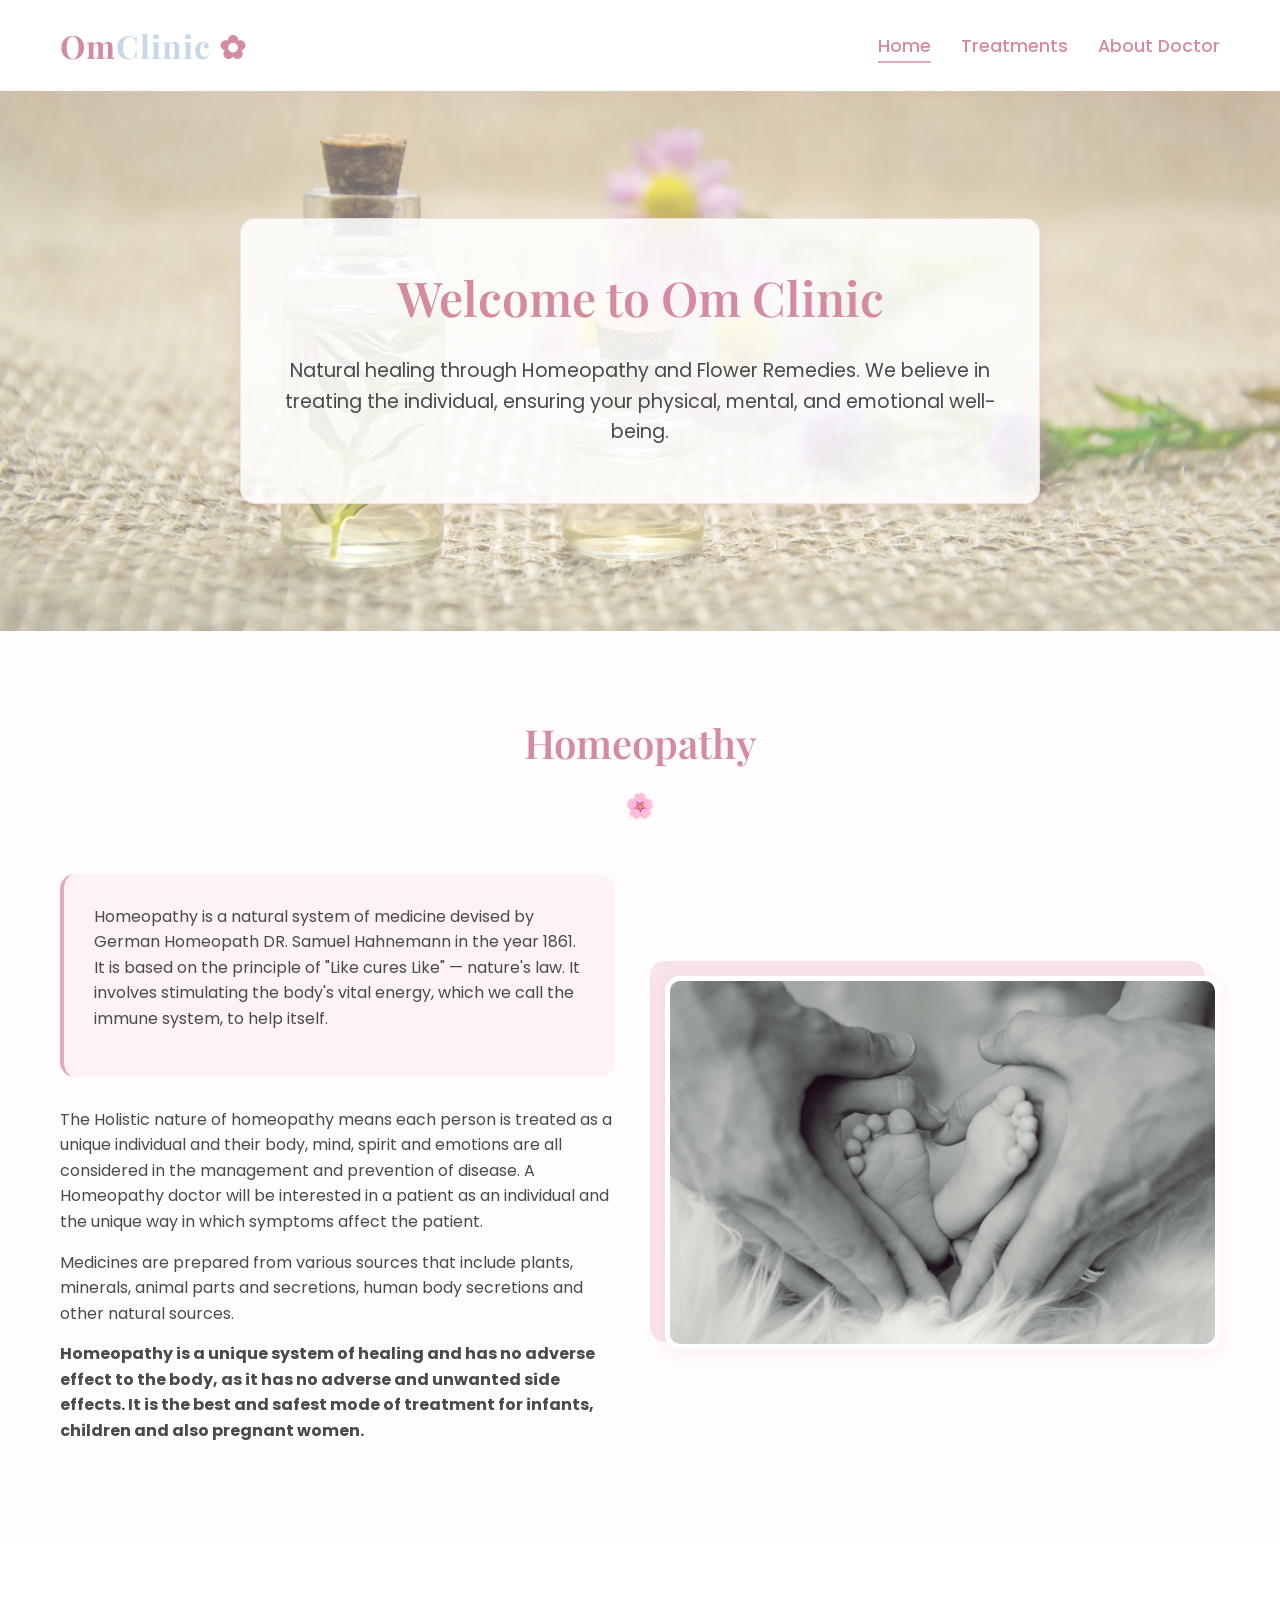
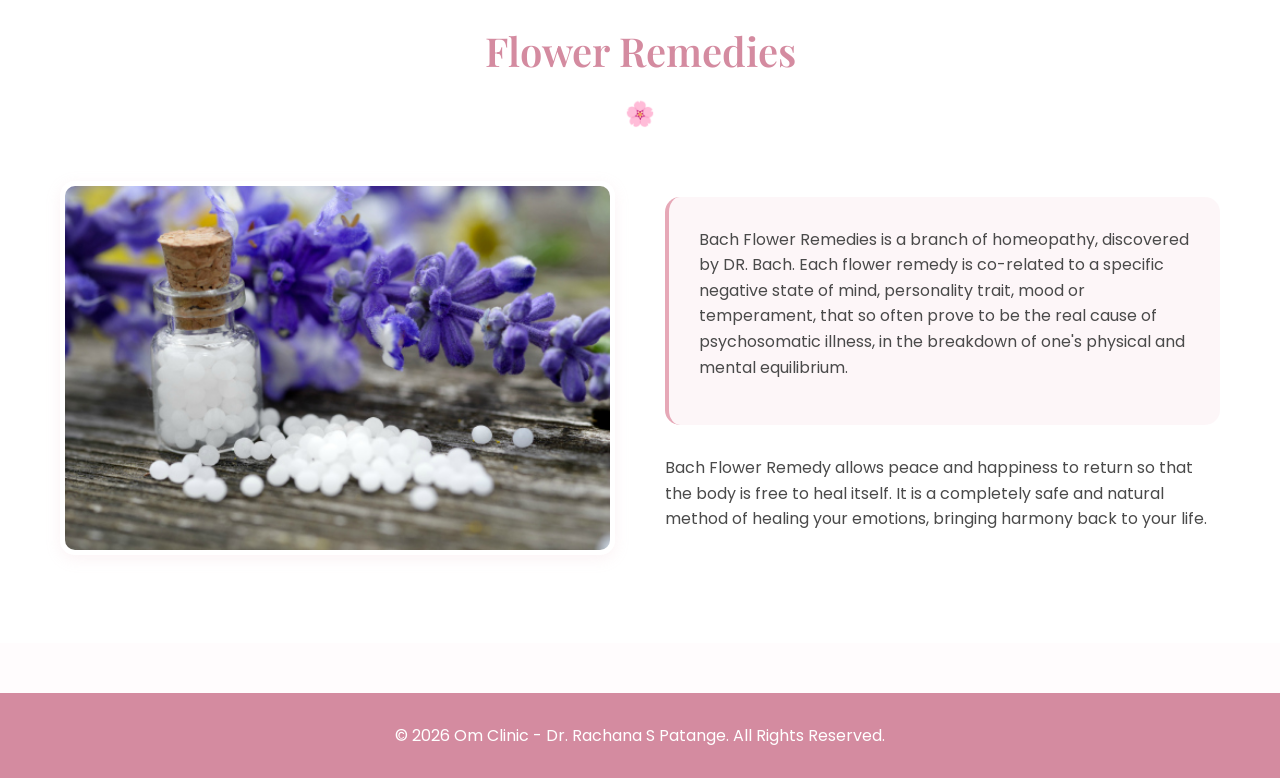
<file: index.html>
<!DOCTYPE html>
<html lang="en">
<head>
    <meta charset="UTF-8">
    <meta name="viewport" content="width=device-width, initial-scale=1.0">
    <title>Om Clinic - Homeopathy and Flower Remedies</title>
    <link rel="stylesheet" href="styles.css">
    <meta name="description" content="Om Clinic by Dr. Rachana S Patange - Best homeopathy and flower remedies in Pune.">
</head>
<body>

    <header>
        <div class="container">
            <nav>
                <div class="logo">Om<span>Clinic</span> ✿</div>
                <ul class="nav-links">
                    <li><a href="index.html" class="active">Home</a></li>
                    <li><a href="treatments.html">Treatments</a></li>
                    <li><a href="about.html">About Doctor</a></li>
                </ul>
            </nav>
        </div>
    </header>

    <section class="hero" style="background-image: url('Banner 2 Flower.jpg');">
        <div class="container">
            <div class="hero-content">
                <h1>Welcome to Om Clinic</h1>
                <p>Natural healing through Homeopathy and Flower Remedies. We believe in treating the individual, ensuring your physical, mental, and emotional well-being.</p>
            </div>
        </div>
    </section>

    <section class="section">
        <div class="container">
            <h2 class="section-title">Homeopathy</h2>
            <div class="about-flex">
                <div class="about-text">
                    <div class="info-box">
                        <p>Homeopathy is a natural system of medicine devised by German Homeopath DR. Samuel Hahnemann in the year 1861. It is based on the principle of "Like cures Like" — nature's law. It involves stimulating the body's vital energy, which we call the immune system, to help itself.</p>
                    </div>
                    <p>The Holistic nature of homeopathy means each person is treated as a unique individual and their body, mind, spirit and emotions are all considered in the management and prevention of disease. A Homeopathy doctor will be interested in a patient as an individual and the unique way in which symptoms affect the patient.</p>
                    <p>Medicines are prepared from various sources that include plants, minerals, animal parts and secretions, human body secretions and other natural sources.</p>
                    <p><strong>Homeopathy is a unique system of healing and has no adverse effect to the body, as it has no adverse and unwanted side effects. It is the best and safest mode of treatment for infants, children and also pregnant women.</strong></p>
                </div>
                <div class="about-img-container">
                    <img src="Homeopathy For Family.jpg" alt="Homeopathy for the entire family">
                </div>
            </div>
        </div>
    </section>

    <section class="section" style="background-color: var(--card-bg);">
        <div class="container">
            <h2 class="section-title">Flower Remedies</h2>
            <div class="about-flex reverse">
                <div class="about-text">
                    <div class="info-box">
                        <p>Bach Flower Remedies is a branch of homeopathy, discovered by DR. Bach. Each flower remedy is co-related to a specific negative state of mind, personality trait, mood or temperament, that so often prove to be the real cause of psychosomatic illness, in the breakdown of one's physical and mental equilibrium.</p>
                    </div>
                    <p>Bach Flower Remedy allows peace and happiness to return so that the body is free to heal itself. It is a completely safe and natural method of healing your emotions, bringing harmony back to your life.</p>
                </div>
                <div class="about-img-container">
                    <img src="3.jpg" alt="Flower remedies illustration">
                </div>
            </div>
        </div>
    </section>

    <footer>
        <div class="container">
            <p>&copy; 2026 Om Clinic - Dr. Rachana S Patange. All Rights Reserved.</p>
        </div>
    </footer>

</body>
</html>
</file>
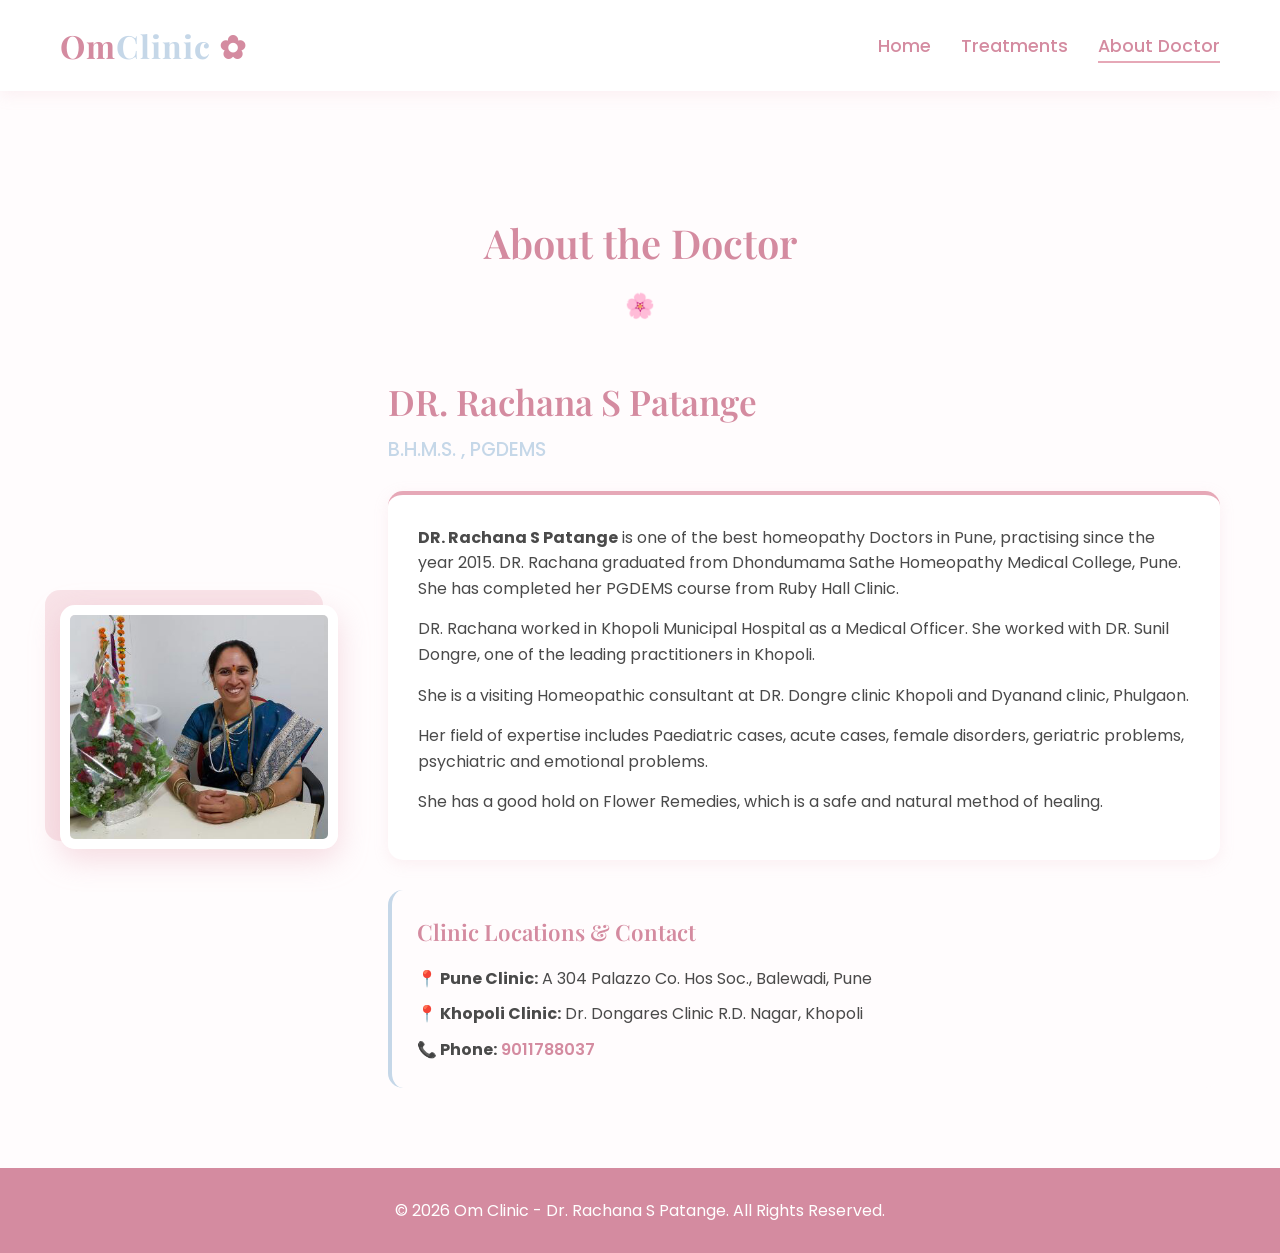
<file: about.html>
<!DOCTYPE html>
<html lang="en">
<head>
    <meta charset="UTF-8">
    <meta name="viewport" content="width=device-width, initial-scale=1.0">
    <title>About Dr. Rachana - Om Clinic</title>
    <link rel="stylesheet" href="styles.css">
    <meta name="description" content="About Dr. Rachana S Patange, B.H.M.S., PGDEMS. Best homeopathy doctor in Pune.">
</head>
<body>

    <header>
        <div class="container">
            <nav>
                <div class="logo">Om<span>Clinic</span> ✿</div>
                <ul class="nav-links">
                    <li><a href="index.html">Home</a></li>
                    <li><a href="treatments.html">Treatments</a></li>
                    <li><a href="about.html" class="active">About Doctor</a></li>
                </ul>
            </nav>
        </div>
    </header>

    <section class="section" style="margin-top: 40px;">
        <div class="container">
            <h2 class="section-title">About the Doctor</h2>
            <div class="about-flex">
                <div class="about-img-container" style="flex: 0.5;">
                    <img src="DrRachana.jpg" alt="Dr. Rachana S Patange" style="border: 10px solid white; box-shadow: 0 10px 30px rgba(230, 168, 183, 0.4);">
                </div>
                <div class="about-text" style="flex: 1.5;">
                    <h3 style="font-size: 2.2rem; margin-bottom: 5px;">DR. Rachana S Patange</h3>
                    <h4 style="color: var(--secondary-color); font-size: 1.2rem; font-family: var(--body-font); font-weight: 500; margin-bottom: 25px;">B.H.M.S. , PGDEMS</h4>
                    
                    <div class="info-box" style="background-color: white; box-shadow: var(--shadow); border-left: none; border-top: 4px solid var(--primary-color);">
                        <p><strong>DR. Rachana S Patange</strong> is one of the best homeopathy Doctors in Pune, practising since the year 2015. DR. Rachana graduated from Dhondumama Sathe Homeopathy Medical College, Pune. She has completed her PGDEMS course from Ruby Hall Clinic.</p>
                        
                        <p>DR. Rachana worked in Khopoli Municipal Hospital as a Medical Officer. She worked with DR. Sunil Dongre, one of the leading practitioners in Khopoli.</p>
                        
                        <p>She is a visiting Homeopathic consultant at DR. Dongre clinic Khopoli and Dyanand clinic, Phulgaon.</p>
                        
                        <p>Her field of expertise includes Paediatric cases, acute cases, female disorders, geriatric problems, psychiatric and emotional problems.</p>
                        
                        <p>She has a good hold on Flower Remedies, which is a safe and natural method of healing.</p>
                    </div>
                    
                    <div class="contact-box" style="margin-top: 30px; background-color: var(--bg-color); padding: 25px; border-radius: 15px; border-left: 4px solid var(--secondary-color);">
                        <h4 style="margin-bottom: 15px; color: var(--primary-dark); font-size: 1.4rem;">Clinic Locations & Contact</h4>
                        <p style="margin-bottom: 10px;"><strong>📍 Pune Clinic:</strong> A 304 Palazzo Co. Hos Soc., Balewadi, Pune</p>
                        <p style="margin-bottom: 10px;"><strong>📍 Khopoli Clinic:</strong> Dr. Dongares Clinic R.D. Nagar, Khopoli</p>
                        <p style="margin-bottom: 0;"><strong>📞 Phone:</strong> <a href="tel:9011788037" style="color: var(--primary-dark); font-weight: 600;">9011788037</a></p>
                    </div>
                </div>
            </div>
        </div>
    </section>

    <footer style="position: absolute; bottom: 0; width: 100%; margin-top: 0;">
        <div class="container">
            <p>&copy; 2026 Om Clinic - Dr. Rachana S Patange. All Rights Reserved.</p>
        </div>
    </footer>

    <!-- A small script to fix footer to bottom if content is too short -->
    <script>
        document.addEventListener("DOMContentLoaded", function() {
            if (document.body.scrollHeight <= window.innerHeight) {
                document.querySelector('footer').style.position = 'absolute';
                document.querySelector('footer').style.bottom = '0';
                document.querySelector('footer').style.width = '100%';
            } else {
                document.querySelector('footer').style.position = 'static';
            }
        });
    </script>
</body>
</html>
</file>
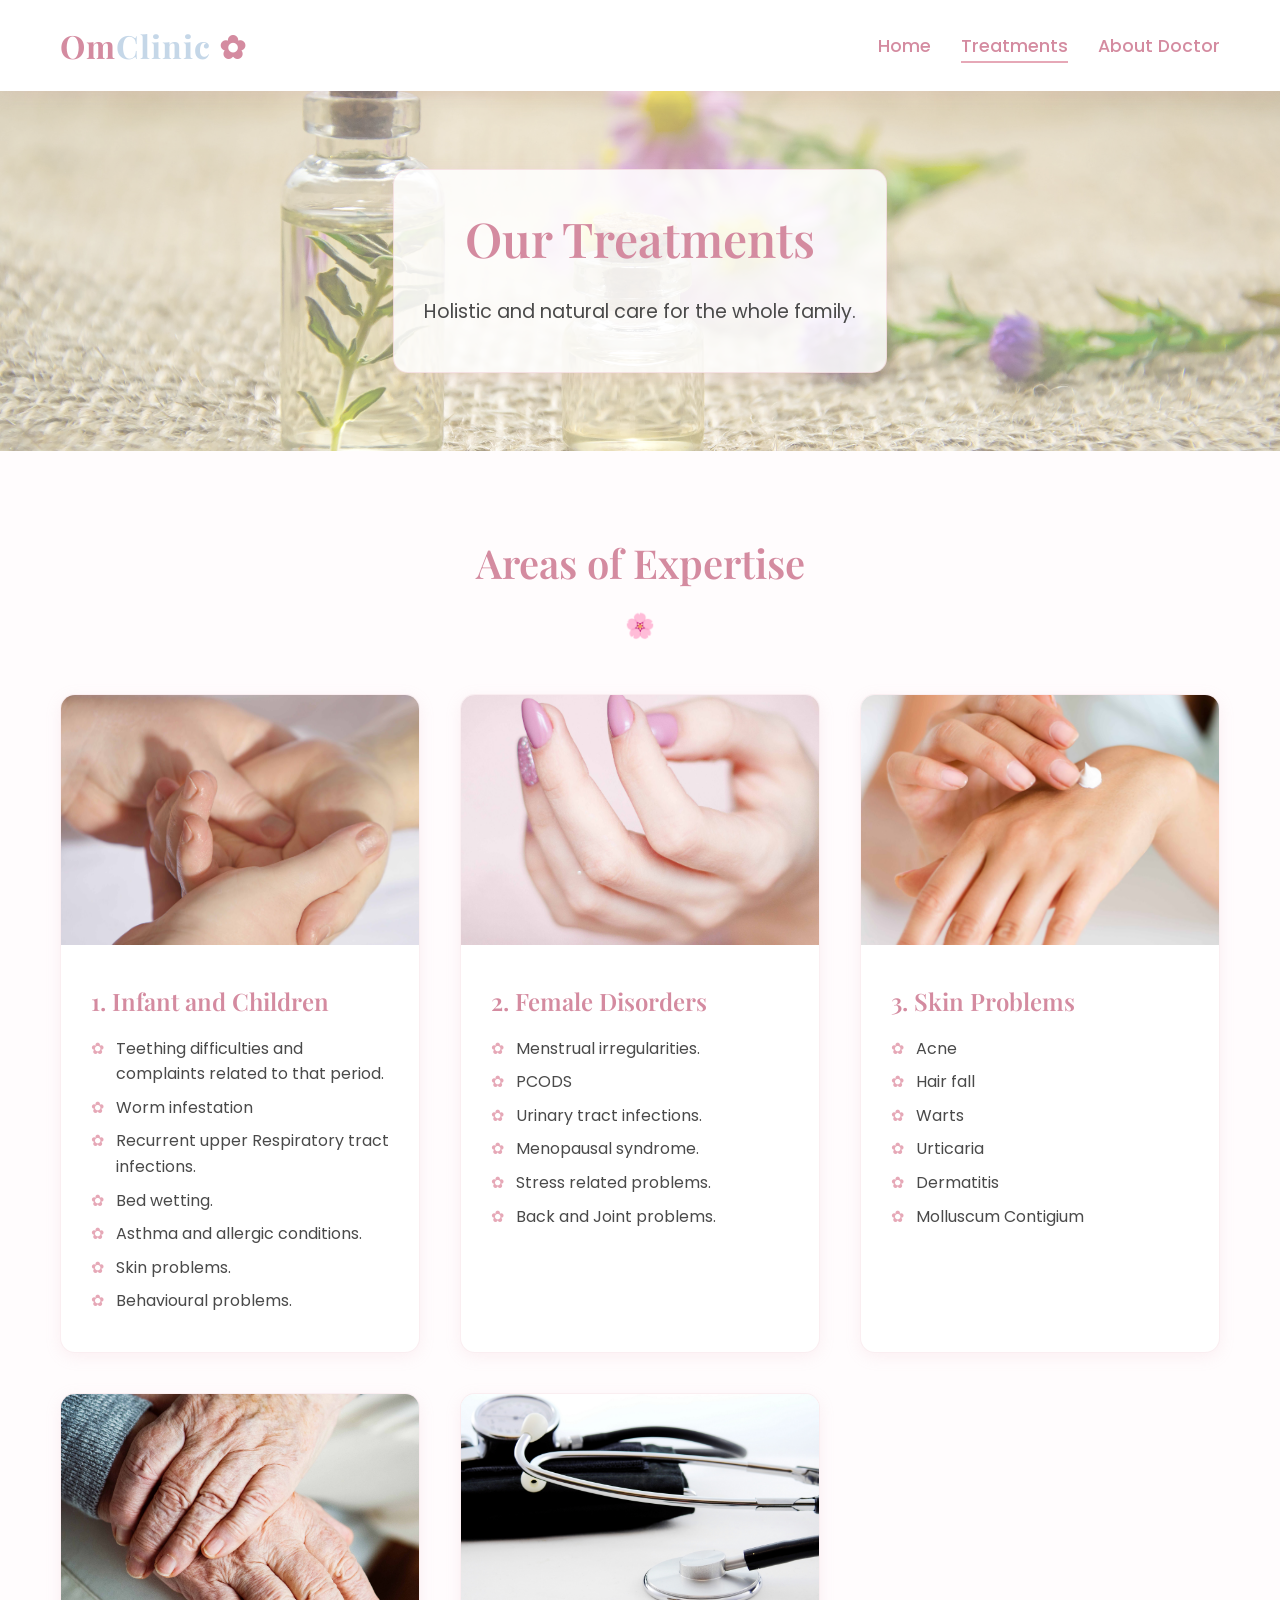
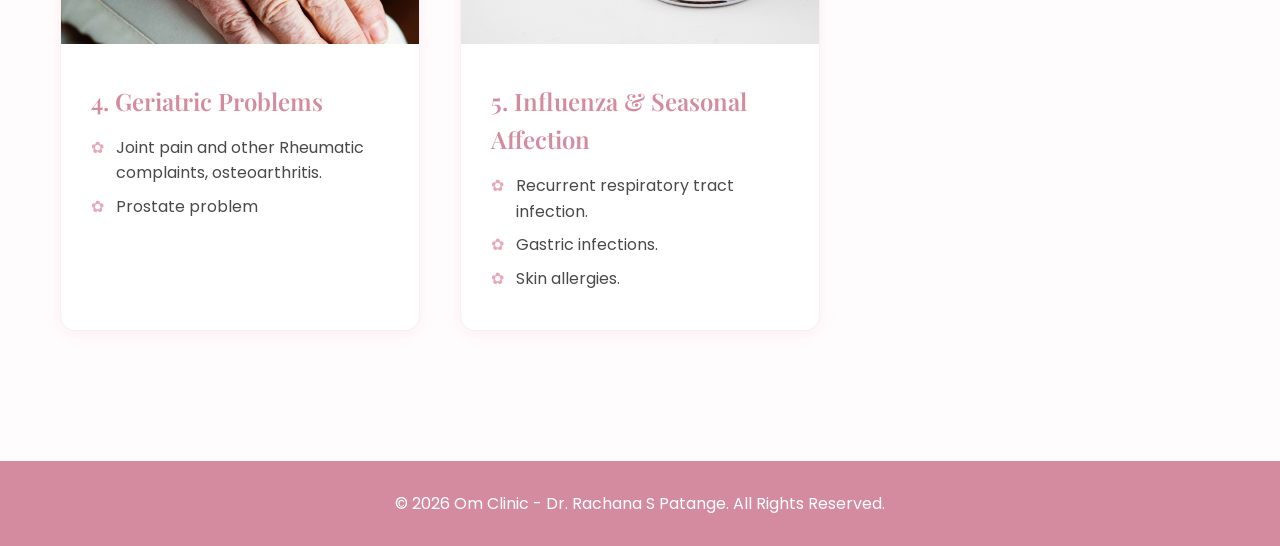
<file: treatments.html>
<!DOCTYPE html>
<html lang="en">
<head>
    <meta charset="UTF-8">
    <meta name="viewport" content="width=device-width, initial-scale=1.0">
    <title>Treatments - Om Clinic</title>
    <link rel="stylesheet" href="styles.css">
    <meta name="description" content="Homeopathic treatments offered at Om Clinic including Infant Care, Female Disorders, Skin Problems and more.">
</head>
<body>

    <header>
        <div class="container">
            <nav>
                <div class="logo">Om<span>Clinic</span> ✿</div>
                <ul class="nav-links">
                    <li><a href="index.html">Home</a></li>
                    <li><a href="treatments.html" class="active">Treatments</a></li>
                    <li><a href="about.html">About Doctor</a></li>
                </ul>
            </nav>
        </div>
    </header>

    <section class="hero" style="background-image: url('Banner.jpg'); height: 40vh; min-height: 300px;">
        <div class="container">
            <div class="hero-content" style="padding: 30px;">
                <h1>Our Treatments</h1>
                <p>Holistic and natural care for the whole family.</p>
            </div>
        </div>
    </section>

    <section class="section">
        <div class="container">
            <h2 class="section-title">Areas of Expertise</h2>
            <div class="grid">
                
                <!-- Card 1 -->
                <div class="card">
                    <img src="ChildCare.jpg" alt="Infant and Children Care" class="card-img">
                    <div class="card-content">
                        <h3>1. Infant and Children</h3>
                        <ul>
                            <li>Teething difficulties and complaints related to that period.</li>
                            <li>Worm infestation</li>
                            <li>Recurrent upper Respiratory tract infections.</li>
                            <li>Bed wetting.</li>
                            <li>Asthma and allergic conditions.</li>
                            <li>Skin problems.</li>
                            <li>Behavioural problems.</li>
                        </ul>
                    </div>
                </div>

                <!-- Card 2 -->
                <div class="card">
                    <img src="WomanCare.jpg" alt="Female Disorders" class="card-img">
                    <div class="card-content">
                        <h3>2. Female Disorders</h3>
                        <ul>
                            <li>Menstrual irregularities.</li>
                            <li>PCODS</li>
                            <li>Urinary tract infections.</li>
                            <li>Menopausal syndrome.</li>
                            <li>Stress related problems.</li>
                            <li>Back and Joint problems.</li>
                        </ul>
                    </div>
                </div>

                <!-- Card 3 -->
                <div class="card">
                    <img src="Skin.jpg" alt="Skin Problems" class="card-img">
                    <div class="card-content">
                        <h3>3. Skin Problems</h3>
                        <ul>
                            <li>Acne</li>
                            <li>Hair fall</li>
                            <li>Warts</li>
                            <li>Urticaria</li>
                            <li>Dermatitis</li>
                            <li>Molluscum Contigium</li>
                        </ul>
                    </div>
                </div>

                <!-- Card 4 -->
                <div class="card">
                    <img src="OldAge.jpg" alt="Geriatric Problems" class="card-img">
                    <div class="card-content">
                        <h3>4. Geriatric Problems</h3>
                        <ul>
                            <li>Joint pain and other Rheumatic complaints, osteoarthritis.</li>
                            <li>Prostate problem</li>
                        </ul>
                    </div>
                </div>

                <!-- Card 5 -->
                <div class="card">
                    <img src="Stethoscope.jpg" alt="Influenza and Seasonal Affection" class="card-img">
                    <div class="card-content">
                        <h3>5. Influenza & Seasonal Affection</h3>
                        <ul>
                            <li>Recurrent respiratory tract infection.</li>
                            <li>Gastric infections.</li>
                            <li>Skin allergies.</li>
                        </ul>
                    </div>
                </div>

            </div>
        </div>
    </section>

    <footer>
        <div class="container">
            <p>&copy; 2026 Om Clinic - Dr. Rachana S Patange. All Rights Reserved.</p>
        </div>
    </footer>

</body>
</html>
</file>
<file: styles.css>
@import url('https://fonts.googleapis.com/css2?family=Playfair+Display:ital,wght@0,400;0,600;0,700;1,400&family=Poppins:wght@300;400;500;600&display=swap');

:root {
    --primary-color: #e6a8b7; /* Soft pastel pink */
    --primary-dark: #d48ba0;
    --secondary-color: #c5d7e8; /* Soft pastel blue */
    --accent-color: #e0e5cd; /* Soft pastel green */
    --text-color: #4a4a4a;
    --text-light: #7a7a7a;
    --bg-color: #fffcfd; /* Very light pinkish white */
    --card-bg: #ffffff;
    --heading-font: 'Playfair Display', serif;
    --body-font: 'Poppins', sans-serif;
    --shadow: 0 4px 15px rgba(230, 168, 183, 0.15);
}

* {
    margin: 0;
    padding: 0;
    box-sizing: border-box;
}

body {
    font-family: var(--body-font);
    color: var(--text-color);
    background-color: var(--bg-color);
    line-height: 1.6;
}

h1, h2, h3, h4, h5, h6 {
    font-family: var(--heading-font);
    color: var(--primary-dark);
    margin-bottom: 15px;
    font-weight: 600;
}

p {
    margin-bottom: 15px;
}

a {
    text-decoration: none;
    color: var(--primary-dark);
    transition: color 0.3s ease;
}

a:hover {
    color: var(--primary-color);
}

.container {
    max-width: 1200px;
    margin: 0 auto;
    padding: 0 20px;
}

/* Header & Navigation */
header {
    background-color: var(--card-bg);
    box-shadow: var(--shadow);
    position: sticky;
    top: 0;
    z-index: 100;
}

nav {
    display: flex;
    justify-content: space-between;
    align-items: center;
    padding: 20px 0;
}

.logo {
    font-family: var(--heading-font);
    font-size: 2rem;
    font-weight: 700;
    color: var(--primary-dark);
    letter-spacing: 1px;
}

.logo span {
    color: var(--secondary-color);
}

.nav-links {
    list-style: none;
    display: flex;
    gap: 30px;
}

.nav-links li a {
    font-weight: 500;
    font-size: 1.1rem;
    position: relative;
}

.nav-links li a::after {
    content: '';
    position: absolute;
    bottom: -5px;
    left: 0;
    width: 0;
    height: 2px;
    background-color: var(--primary-color);
    transition: width 0.3s ease;
}

.nav-links li a:hover::after,
.nav-links li a.active::after {
    width: 100%;
}

/* Hero Section */
.hero {
    position: relative;
    height: 60vh;
    min-height: 400px;
    display: flex;
    align-items: center;
    justify-content: center;
    text-align: center;
    background-size: cover;
    background-position: center;
    background-repeat: no-repeat;
    color: var(--card-bg);
}

.hero::before {
    content: '';
    position: absolute;
    top: 0;
    left: 0;
    right: 0;
    bottom: 0;
    background: rgba(255, 255, 255, 0.4);
}

.hero-content {
    position: relative;
    z-index: 1;
    background: rgba(255, 255, 255, 0.85);
    padding: 40px;
    border-radius: 15px;
    max-width: 800px;
    box-shadow: var(--shadow);
    border: 1px solid rgba(230, 168, 183, 0.3);
}

.hero-content h1 {
    font-size: 3rem;
    margin-bottom: 20px;
}

.hero-content p {
    font-size: 1.2rem;
    color: var(--text-color);
}

/* Sections */
.section {
    padding: 80px 0;
}

.section-title {
    text-align: center;
    font-size: 2.5rem;
    margin-bottom: 50px;
    position: relative;
}

.section-title::after {
    content: '🌸';
    display: block;
    font-size: 1.5rem;
    margin-top: 10px;
    color: var(--primary-color);
}

/* Cards & Grids */
.grid {
    display: grid;
    grid-template-columns: repeat(auto-fit, minmax(300px, 1fr));
    gap: 40px;
}

.card {
    background: var(--card-bg);
    border-radius: 15px;
    overflow: hidden;
    box-shadow: var(--shadow);
    transition: transform 0.3s ease, box-shadow 0.3s ease;
    border: 1px solid rgba(230, 168, 183, 0.2);
}

.card:hover {
    transform: translateY(-10px);
    box-shadow: 0 10px 25px rgba(230, 168, 183, 0.3);
}

.card-img {
    width: 100%;
    height: 250px;
    object-fit: cover;
}

.card-content {
    padding: 30px;
}

.card-content h3 {
    font-size: 1.5rem;
    margin-bottom: 15px;
}

.card-content ul {
    list-style-position: inside;
    list-style-type: none;
}

.card-content ul li {
    position: relative;
    padding-left: 25px;
    margin-bottom: 8px;
}

.card-content ul li::before {
    content: '✿';
    position: absolute;
    left: 0;
    color: var(--primary-color);
}

/* About Section */
.about-flex {
    display: flex;
    align-items: center;
    gap: 50px;
}

.about-img-container {
    flex: 1;
    position: relative;
}

.about-img-container img {
    width: 100%;
    border-radius: 15px;
    box-shadow: var(--shadow);
    border: 5px solid white;
}

.about-img-container::before {
    content: '';
    position: absolute;
    top: -15px;
    left: -15px;
    right: 15px;
    bottom: 15px;
    background-color: var(--primary-color);
    border-radius: 15px;
    z-index: -1;
    opacity: 0.3;
}

.about-text {
    flex: 1;
}

.about-flex.reverse {
    flex-direction: row-reverse;
}

/* Info Box */
.info-box {
    background-color: rgba(230, 168, 183, 0.1);
    padding: 30px;
    border-radius: 15px;
    margin-bottom: 30px;
    border-left: 4px solid var(--primary-color);
}

/* Footer */
footer {
    background-color: var(--primary-dark);
    color: white;
    text-align: center;
    padding: 30px 0;
    margin-top: 50px;
}

footer p {
    margin-bottom: 0;
}

/* Responsive */
@media (max-width: 768px) {
    nav {
        flex-direction: column;
        gap: 15px;
        padding: 15px 0;
    }

    .nav-links {
        display: flex;
        flex-wrap: nowrap;
        overflow-x: auto;
        white-space: nowrap;
        justify-content: flex-start;
        width: 100%;
        padding-bottom: 5px;
        gap: 20px;
        -webkit-overflow-scrolling: touch;
    }
    
    .nav-links::-webkit-scrollbar {
        height: 4px;
    }
    
    .nav-links::-webkit-scrollbar-thumb {
        background: var(--primary-color);
        border-radius: 10px;
    }

    .nav-links li a {
        font-size: 1rem;
        padding: 5px 10px;
        background: rgba(230, 168, 183, 0.1);
        border-radius: 20px;
    }
    
    .nav-links li a::after {
        display: none; /* remove underline effect on mobile pills */
    }

    .nav-links li a.active, .nav-links li a:hover {
        background: var(--primary-color);
        color: white;
    }
    
    .hero-content {
        padding: 20px;
    }

    .hero-content h1 {
        font-size: 2rem;
    }
    
    .about-flex, .about-flex.reverse {
        flex-direction: column !important;
        gap: 30px;
    }

    .about-img-container,
    .about-text {
        flex: 1 !important;
        width: 100%;
    }

    .about-img-container::before {
        display: none;
    }

    .grid {
        grid-template-columns: 1fr;
    }

    .section {
        padding: 50px 0;
    }

    .section-title {
        font-size: 2rem;
        margin-bottom: 30px;
    }
}

/* Small mobile fixes */
@media (max-width: 480px) {
    .logo {
        font-size: 1.5rem;
    }

    .nav-links {
        gap: 10px;
    }

    .nav-links li a {
        font-size: 1rem;
    }
}
</file>
